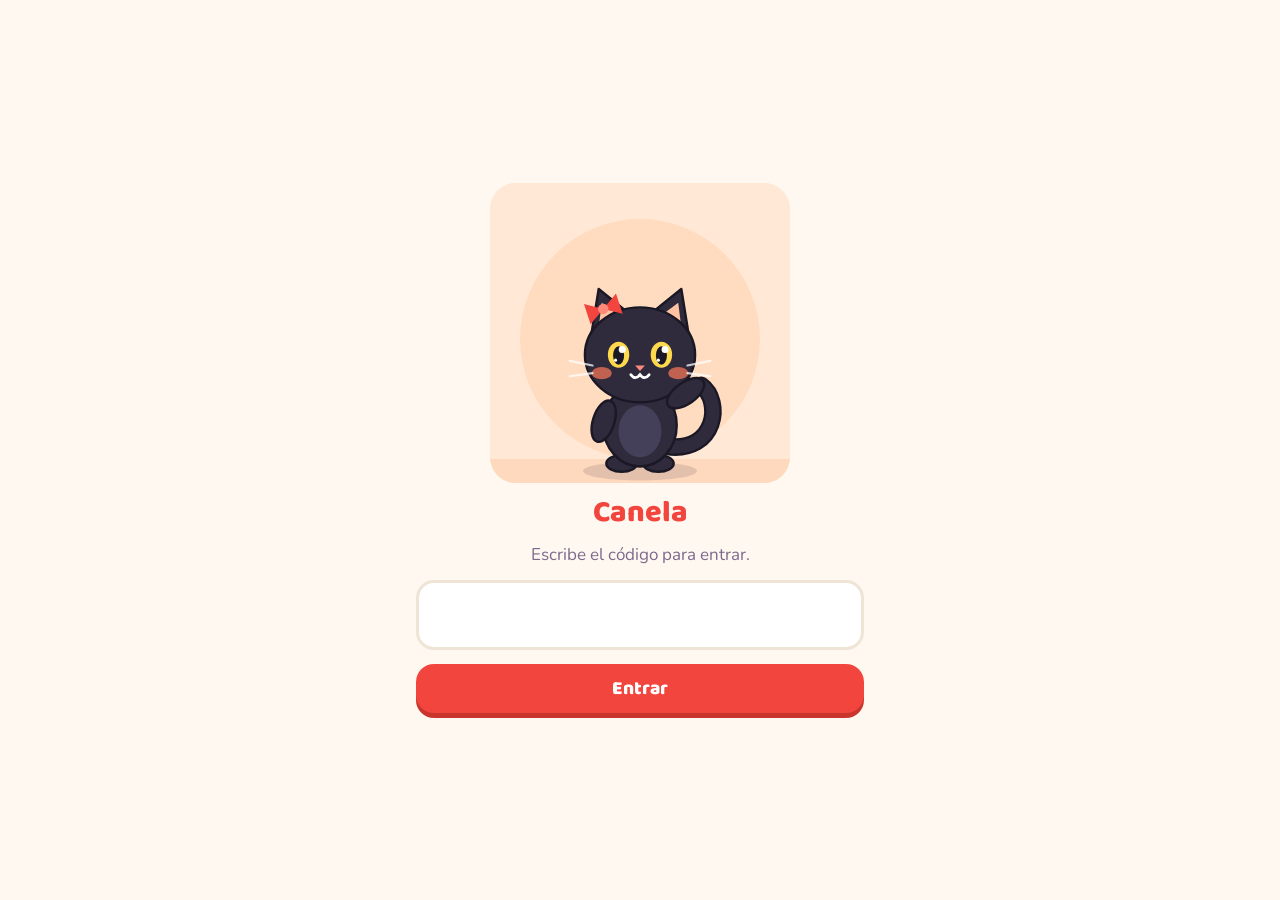
<file: index.html>
<!DOCTYPE html>
<html lang="es">
<head>
<meta charset="utf-8">
<meta name="viewport" content="width=device-width, initial-scale=1, viewport-fit=cover">
<meta name="robots" content="noindex">
<meta name="theme-color" content="#f2453d">
<title>Canela</title>
<link rel="manifest" href="manifest.webmanifest">
<link rel="icon" href="icon-192.png">
<link rel="apple-touch-icon" href="icon-192.png">
<link href="https://fonts.googleapis.com/css2?family=Baloo+2:wght@600;800&family=Nunito:wght@400;700;800&display=swap" rel="stylesheet">
<link rel="stylesheet" href="datos/anim.css?v=202611162028">
<link rel="stylesheet" href="app.css?v=202611162028">
</head>
<body>
<div id="app" class="app"><p class="cargando">Canela viene…</p></div>
<script src="datos/szenen.js?v=202611162028"></script>
<script src="datos/woerter.js?v=202611162028"></script>
<script src="puerta.js?v=202611162028"></script>
<script src="app.js?v=202611162028"></script>
</body>
</html>
</file>
<file: datos/anim.css>
.blink{transform-box:fill-box;transform-origin:center;animation:blink 4s infinite}
@keyframes blink{0%,92%,100%{transform:scaleY(1)}95%{transform:scaleY(.1)}}
.tail{transform-origin:18px -14px;animation:wag 1.6s ease-in-out infinite alternate}
@keyframes wag{from{transform:rotate(-8deg)}to{transform:rotate(10deg)}}
.bob{transform-origin:0 0;animation:bob 1.2s ease-in-out infinite alternate}
@keyframes bob{from{transform:rotate(-10deg)}to{transform:rotate(8deg)}}
.wave{transform-origin:0 0;animation:wave .5s ease-in-out infinite alternate}
@keyframes wave{from{transform:rotate(-20deg)}to{transform:rotate(16deg)}}
.tilt{transform-origin:0 -45px;animation:tilt 2s ease-in-out infinite alternate}
@keyframes tilt{from{transform:rotate(-5deg)}to{transform:rotate(5deg)}}
.jump{animation:jump .9s cubic-bezier(.3,0,.3,1) infinite alternate}
@keyframes jump{from{transform:translateY(0)}to{transform:translateY(-42px)}}
.hop{animation:hop .6s cubic-bezier(.3,0,.3,1) infinite alternate}
@keyframes hop{from{transform:translateY(0)}to{transform:translateY(-14px)}}
.shadow{transform-box:fill-box;transform-origin:center;animation:shadow .9s cubic-bezier(.3,0,.3,1) infinite alternate}
@keyframes shadow{from{transform:scale(1);opacity:.25}to{transform:scale(.55);opacity:.12}}
.pulse{transform-origin:0 0;animation:pulse 1.6s ease-in-out infinite alternate}
@keyframes pulse{from{transform:scale(1)}to{transform:scale(1.05)}}
.beat{transform-box:fill-box;transform-origin:center;animation:beat .6s ease-in-out infinite alternate}
@keyframes beat{from{transform:scale(1)}to{transform:scale(1.1)}}
.swim{transform-box:fill-box;transform-origin:center;animation:swim 5s linear infinite}
@keyframes swim{0%{transform:translateX(-15px) scaleX(1)}45%{transform:translateX(15px) scaleX(1)}50%{transform:translateX(15px) scaleX(-1)}95%{transform:translateX(-15px) scaleX(-1)}100%{transform:translateX(-15px) scaleX(1)}}
.bubble{animation:bubble 2.4s ease-in infinite}
@keyframes bubble{0%{transform:translateY(0);opacity:.9}100%{transform:translateY(-34px);opacity:0}}
.peek{animation:peek 5s ease-in-out infinite}
@keyframes peek{0%,100%{transform:translate(-3px,3px)}50%{transform:translate(4px,-3px)}}
.breathe{transform-box:fill-box;transform-origin:center bottom;animation:breathe 2.6s ease-in-out infinite alternate}
@keyframes breathe{from{transform:scaleY(1)}to{transform:scaleY(1.07)}}
.zz{animation:zz 3s ease-in-out infinite}
@keyframes zz{0%{transform:translate(0,8px);opacity:0}30%{opacity:1}100%{transform:translate(8px,-14px);opacity:0}}
.twinkle{animation:twinkle 1.8s ease-in-out infinite alternate}
@keyframes twinkle{from{opacity:.25}to{opacity:1}}
.drop{animation:drop .8s linear infinite}
@keyframes drop{from{transform:translateY(-40px)}to{transform:translateY(170px)}}
.drip{animation:drip 1.1s ease-in infinite}
@keyframes drip{0%{transform:translateY(0);opacity:1}80%{opacity:1}100%{transform:translateY(46px);opacity:0}}
.cloud{animation:cloud 4s ease-in-out infinite alternate}
@keyframes cloud{from{transform:translateX(-6px)}to{transform:translateX(8px)}}
.ripple{transform-box:fill-box;transform-origin:center;animation:ripple 1.4s ease-out infinite}
@keyframes ripple{from{transform:scale(.3);opacity:.9}to{transform:scale(1.2);opacity:0}}
.sway{transform-origin:0 0;animation:sway 2.4s ease-in-out infinite alternate}
@keyframes sway{from{transform:rotate(-3deg)}to{transform:rotate(3deg)}}
.dance{transform-origin:0 0;animation:dance .5s ease-in-out infinite alternate}
@keyframes dance{from{transform:rotate(-6deg)}to{transform:rotate(6deg)}}
.shiver{animation:shiver .14s linear infinite alternate}
@keyframes shiver{from{transform:translateX(-1.4px)}to{transform:translateX(1.4px)}}
.laugh{animation:laugh .16s linear infinite alternate}
@keyframes laugh{from{transform:translateY(0)}to{transform:translateY(-3px)}}
.snow{animation:snow 4s linear infinite}
@keyframes snow{from{transform:translate(0,-30px)}to{transform:translate(12px,210px)}}
.puff{transform-box:fill-box;transform-origin:center;animation:puff 2.2s ease-out infinite}
@keyframes puff{0%{transform:translate(0,0) scale(.4);opacity:0}25%{opacity:.9}100%{transform:translate(14px,-12px) scale(1.3);opacity:0}}
.munch{transform-origin:0 0;animation:munch .7s ease-in-out infinite alternate}
@keyframes munch{from{transform:rotate(20deg)}to{transform:rotate(-24deg)}}
.chew{transform-box:fill-box;transform-origin:center;animation:chew .35s ease-in-out infinite alternate}
@keyframes chew{from{transform:scaleY(1)}to{transform:scaleY(.45)}}
.rise{animation:rise 2.6s ease-out infinite}
@keyframes rise{0%{transform:translateY(0) scale(.5);opacity:0}20%{opacity:1}100%{transform:translateY(-46px) scale(1.1);opacity:0}}
.spin{transform-box:fill-box;transform-origin:center;animation:spin 14s linear infinite}
.spinfast{transform-box:fill-box;transform-origin:center;animation:spin 1s linear infinite}
@keyframes spin{to{transform:rotate(360deg)}}
.smoke{animation:smoke 3s ease-out infinite}
@keyframes smoke{0%{transform:translate(0,0) scale(.6);opacity:0}20%{opacity:.9}100%{transform:translate(10px,-34px) scale(1.4);opacity:0}}
.flower{transform-box:fill-box;transform-origin:center bottom;animation:flw 2s ease-in-out infinite alternate}
@keyframes flw{from{transform:rotate(-6deg)}to{transform:rotate(6deg)}}
.wiggle{transform-box:fill-box;transform-origin:center bottom;animation:flw .35s ease-in-out infinite alternate}
.conf{animation:conf 2.8s linear infinite}
@keyframes conf{from{transform:translateY(-30px) rotate(0)}to{transform:translateY(220px) rotate(320deg)}}
.road{animation:road .5s linear infinite}
@keyframes road{from{transform:translateX(0)}to{transform:translateX(-40px)}}
.scroll{animation:scroll 6s linear infinite}
@keyframes scroll{from{transform:translateX(0)}to{transform:translateX(-200px)}}
.footA{animation:footA .26s ease-in-out infinite alternate}
.footB{animation:footA .26s ease-in-out infinite alternate-reverse}
@keyframes footA{from{transform:translate(-7px,0)}to{transform:translate(7px,-3px)}}
.stepA{animation:footA .55s ease-in-out infinite alternate}
.stepB{animation:footA .55s ease-in-out infinite alternate-reverse}
.swingA{transform-origin:0 0;animation:swing .26s ease-in-out infinite alternate}
.swingB{transform-origin:0 0;animation:swing .26s ease-in-out infinite alternate-reverse}
.slowA{transform-origin:0 0;animation:swing .55s ease-in-out infinite alternate}
.slowB{transform-origin:0 0;animation:swing .55s ease-in-out infinite alternate-reverse}
@keyframes swing{from{transform:rotate(-34deg)}to{transform:rotate(34deg)}}
.runbob{animation:runbob .26s ease-in-out infinite alternate}
@keyframes runbob{from{transform:translateY(0)}to{transform:translateY(-5px)}}
.walkbob{animation:runbob .55s ease-in-out infinite alternate}
.dooropen{transform-box:fill-box;transform-origin:left center;animation:dooropen 3s ease-in-out infinite alternate}
@keyframes dooropen{0%,15%{transform:scaleX(1)}85%,100%{transform:scaleX(.22)}}
.lid{transform-box:fill-box;transform-origin:left bottom;animation:lid 2.6s ease-in-out infinite alternate}
@keyframes lid{0%,15%{transform:rotate(0)}85%,100%{transform:rotate(-58deg)}}
.float{animation:float 2.2s ease-in-out infinite alternate}
@keyframes float{from{transform:translateY(0)}to{transform:translateY(-12px)}}
.ring{transform-box:fill-box;transform-origin:center;animation:ring .1s linear infinite alternate}
@keyframes ring{from{transform:rotate(-5deg)}to{transform:rotate(5deg)}}
.flip{transform-box:fill-box;transform-origin:left center;animation:flip 2.4s ease-in-out infinite}
@keyframes flip{0%,20%{transform:scaleX(1)}60%,100%{transform:scaleX(-1)}}
.draw{stroke-dasharray:80;animation:draw 3s linear infinite}
@keyframes draw{from{stroke-dashoffset:80}to{stroke-dashoffset:0}}
.pen{animation:pen .5s ease-in-out infinite alternate}
@keyframes pen{from{transform:translate(-3px,0)}to{transform:translate(4px,-2px)}}
.throwball{animation:throwball 1.6s linear infinite}
@keyframes throwball{0%{transform:translate(0,0)}25%{transform:translate(28px,-34px)}50%{transform:translate(58px,-44px)}75%{transform:translate(88px,-30px)}100%{transform:translate(112px,8px)}}
.throwarm{transform-origin:0 0;animation:throwarm 1.6s ease-out infinite}
@keyframes throwarm{0%{transform:rotate(-50deg)}18%{transform:rotate(50deg)}60%,100%{transform:rotate(-50deg)}}
.givemove{animation:givemove 1.8s ease-in-out infinite alternate}
@keyframes givemove{0%,15%{transform:translateX(0)}85%,100%{transform:translateX(30px)}}
.pop{animation:pop 3.2s ease-in-out infinite}
@keyframes pop{0%,18%{transform:translateY(52px)}36%,78%{transform:translateY(0)}96%,100%{transform:translateY(52px)}}
.sitdown{animation:sitdown 2.6s ease-in-out infinite}
@keyframes sitdown{0%{transform:translateY(-16px)}25%,100%{transform:translateY(0)}}
.sweat{animation:sweat 1.3s ease-in infinite}
@keyframes sweat{0%{transform:translateY(0);opacity:0}20%{opacity:1}100%{transform:translateY(20px);opacity:0}}
.heatw{animation:heatw 1.6s ease-in-out infinite alternate}
@keyframes heatw{from{transform:translateY(0);opacity:.3}to{transform:translateY(-8px);opacity:.9}}
.grow{transform-box:fill-box;transform-origin:left center;animation:grow 3s ease-in-out infinite}
@keyframes grow{0%{transform:scaleX(.05)}70%,100%{transform:scaleX(1)}}
.glow{animation:glow 1.4s ease-in-out infinite alternate}
@keyframes glow{from{opacity:.62}to{opacity:1}}
.flap{transform-box:fill-box;transform-origin:center;animation:flap .25s ease-in-out infinite alternate}
@keyframes flap{from{transform:scaleY(1)}to{transform:scaleY(.35)}}
.flutter{animation:flutter 5s ease-in-out infinite}
@keyframes flutter{0%{transform:translate(0,0)}25%{transform:translate(18px,-14px)}50%{transform:translate(34px,4px)}75%{transform:translate(14px,12px)}100%{transform:translate(0,0)}}
.shoot{animation:shoot 3s ease-in infinite}
@keyframes shoot{0%{transform:translate(0,0);opacity:0}10%{opacity:1}40%{transform:translate(-90px,50px);opacity:0}100%{transform:translate(-90px,50px);opacity:0}}
.roll{animation:rollx 2.4s ease-in-out infinite alternate}
@keyframes rollx{from{transform:translateX(0)}to{transform:translateX(34px)}}
.toe{transform-box:fill-box;transform-origin:center bottom;animation:flw .3s ease-in-out infinite alternate}
@media (prefers-reduced-motion:reduce){*{animation:none!important}}
</file>
<file: app.css>
/* Canela – Aussehen der App. Handy zuerst, eine Spalte, große Knöpfe. */
:root{--bg:#fff8f0;--card:#fff;--ink:#3a2a4a;--soft:#7a6a8c;--line:#efe4d6;--red:#f2453d;--red-d:#c9342d;--sky:#4f9dff;--violet:#9b6bff;--sun:#ffc93c;--mint:#2fc7a8;--mint-d:#1f9c83;
--display:"Baloo 2","Trebuchet MS",system-ui,sans-serif;--body:"Nunito","Segoe UI",system-ui,sans-serif;color-scheme:light}
*{box-sizing:border-box}
html,body{margin:0;height:100%}
body{background:var(--bg);color:var(--ink);font-family:var(--body);font-size:17px;line-height:1.4;-webkit-tap-highlight-color:transparent}
button,input,textarea{font:inherit;color:inherit}
.app{max-width:480px;min-height:100dvh;margin:0 auto;padding:16px 16px calc(20px + env(safe-area-inset-bottom));display:flex;flex-direction:column;gap:14px}
.cargando{margin:auto;color:var(--soft)}
h1{font-family:var(--display);font-weight:800;font-size:1.9rem;line-height:1.05;margin:0;color:var(--red)}
h2{font-family:var(--display);font-weight:800;font-size:1.3rem;line-height:1.1;margin:0}
p{margin:0}
.soft{color:var(--soft)}
.center{text-align:center}
.grow{flex:1}
.scene{display:block;width:100%;height:auto;border-radius:26px;background:#ffe9d6;overflow:hidden}
.scene.small{max-width:300px;margin:0 auto}
.scene.tiny{max-width:190px;margin:0 auto;border-radius:20px}
.btn{display:block;width:100%;border:0;border-radius:18px;padding:14px 18px;font-family:var(--display);font-weight:800;font-size:1.2rem;line-height:1.1;background:var(--red);color:#fff;box-shadow:0 5px 0 var(--red-d);cursor:pointer;transition:transform .05s,box-shadow .05s}
.btn:active{transform:translateY(4px);box-shadow:0 1px 0 var(--red-d)}
.btn.sec{background:#fff;color:var(--ink);box-shadow:0 5px 0 var(--line);border:2px solid var(--line)}
.btn.ok{background:var(--mint);box-shadow:0 5px 0 var(--mint-d)}
.btn.ok:active{box-shadow:0 1px 0 var(--mint-d)}
.btn:disabled{opacity:.45;box-shadow:none;transform:none}
.btn small{display:block;font-family:var(--body);font-weight:700;font-size:.82rem;opacity:.9;margin-top:3px}
.row{display:flex;gap:10px}
.row>*{flex:1}
.stats{display:flex;gap:10px}
.stat{flex:1;background:var(--card);border-radius:18px;padding:10px 8px;text-align:center;box-shadow:0 4px 0 var(--line)}
.stat b{display:block;font-family:var(--display);font-weight:800;font-size:1.5rem;line-height:1}
.stat span{font-size:.8rem;color:var(--soft);font-weight:700}
.bar{height:14px;border-radius:99px;background:var(--line);overflow:hidden}
.bar i{display:block;height:100%;border-radius:99px;background:var(--sun);transition:width .3s}
.bar.red i{background:var(--red)}
.top{display:flex;align-items:center;gap:12px}
.top .bar{flex:1}
.x{border:0;background:none;font-size:1.6rem;line-height:1;padding:4px 8px;color:var(--soft);cursor:pointer}
.task{font-family:var(--display);font-weight:800;font-size:1.25rem;line-height:1.15}
.badge{display:inline-block;font-size:.72rem;font-weight:800;letter-spacing:.04em;text-transform:uppercase;color:#fff;background:var(--k,var(--mint));border-radius:99px;padding:2px 10px}
.word{font-family:var(--display);font-weight:800;font-size:2.4rem;line-height:1;word-break:break-word}
.es{font-size:1.15rem;font-weight:700}
.wordrow{display:flex;align-items:center;justify-content:center;gap:12px}
.audio{flex:none;width:52px;height:52px;border-radius:50%;border:0;background:var(--sky);box-shadow:0 4px 0 #2f6fd0;cursor:pointer;display:grid;place-items:center}
.audio:active{transform:translateY(3px);box-shadow:0 1px 0 #2f6fd0}
.audio svg{width:26px;height:26px}
.reveal{border:2px dashed var(--line);background:#fff;border-radius:16px;padding:12px;text-align:center;font-weight:700;cursor:pointer;width:100%}
.sent{font-weight:800;font-size:1.05rem}
.sent b{color:var(--red);background:#ffe9d6;border-radius:6px;padding:0 4px}
.ses{color:var(--soft);font-size:.95rem}
.opts{display:flex;flex-direction:column;gap:10px}
.opt{border:2px solid var(--line);background:#fff;border-radius:16px;padding:14px;font-family:var(--display);font-weight:800;font-size:1.25rem;text-align:center;box-shadow:0 4px 0 var(--line);cursor:pointer}
.opt.good{border-color:var(--mint);background:#e3fbf5;box-shadow:0 4px 0 var(--mint)}
.opt.bad{border-color:var(--red);background:#ffe9e6;box-shadow:0 4px 0 var(--red)}
.field{width:100%;border:3px solid var(--line);border-radius:18px;padding:14px 16px;font-family:var(--display);font-weight:800;font-size:1.6rem;text-align:center;background:#fff;outline:none}
.field:focus{border-color:var(--sky)}
.field.good{border-color:var(--mint);background:#e3fbf5}
.field.bad{border-color:var(--red);background:#ffe9e6}
.hint{font-family:var(--display);font-weight:800;font-size:1.3rem;letter-spacing:.18em;color:var(--soft);text-align:center}
.note{border-radius:18px;padding:12px 14px;font-weight:700}
.note.good{background:#e3fbf5;color:var(--mint-d)}
.note.bad{background:#ffe9e6;color:var(--red-d)}
.note .word{font-size:2rem;color:var(--ink);margin-top:4px}
.items{display:grid;grid-template-columns:1fr 1fr;gap:12px}
.item{background:#fff;border-radius:20px;padding:10px;box-shadow:0 4px 0 var(--line);display:flex;flex-direction:column;gap:6px;text-align:center}
.item.locked svg{filter:grayscale(1);opacity:.35}
.item b{font-family:var(--display);font-weight:800;line-height:1.1}
.item span{font-size:.82rem;color:var(--soft);font-weight:700}
.item .btn{font-size:.95rem;padding:8px;border-radius:12px;box-shadow:0 3px 0 var(--red-d)}
.item .btn.sec{box-shadow:0 3px 0 var(--line)}
textarea.field{font-family:ui-monospace,Consolas,monospace;font-weight:400;font-size:.8rem;text-align:left;min-height:120px;word-break:break-all}
.testbar{background:var(--ink);color:#fff;border-radius:14px;padding:8px 12px;font-size:.82rem;display:flex;gap:8px;align-items:center;flex-wrap:wrap}
.testbar button{border:0;border-radius:8px;padding:4px 10px;background:#fff;color:var(--ink);font-weight:800;cursor:pointer}
.toast{position:fixed;left:50%;top:14px;transform:translateX(-50%);background:var(--sun);color:var(--ink);font-family:var(--display);font-weight:800;border-radius:99px;padding:6px 16px;box-shadow:0 4px 0 #e0a83a;animation:toast 1.2s ease-out forwards;pointer-events:none}
@keyframes toast{0%{opacity:0;transform:translate(-50%,-10px)}15%{opacity:1;transform:translate(-50%,0)}80%{opacity:1}100%{opacity:0;transform:translate(-50%,-10px)}}
@media (prefers-reduced-motion:reduce){.toast{animation-duration:.01s}}
</file>
